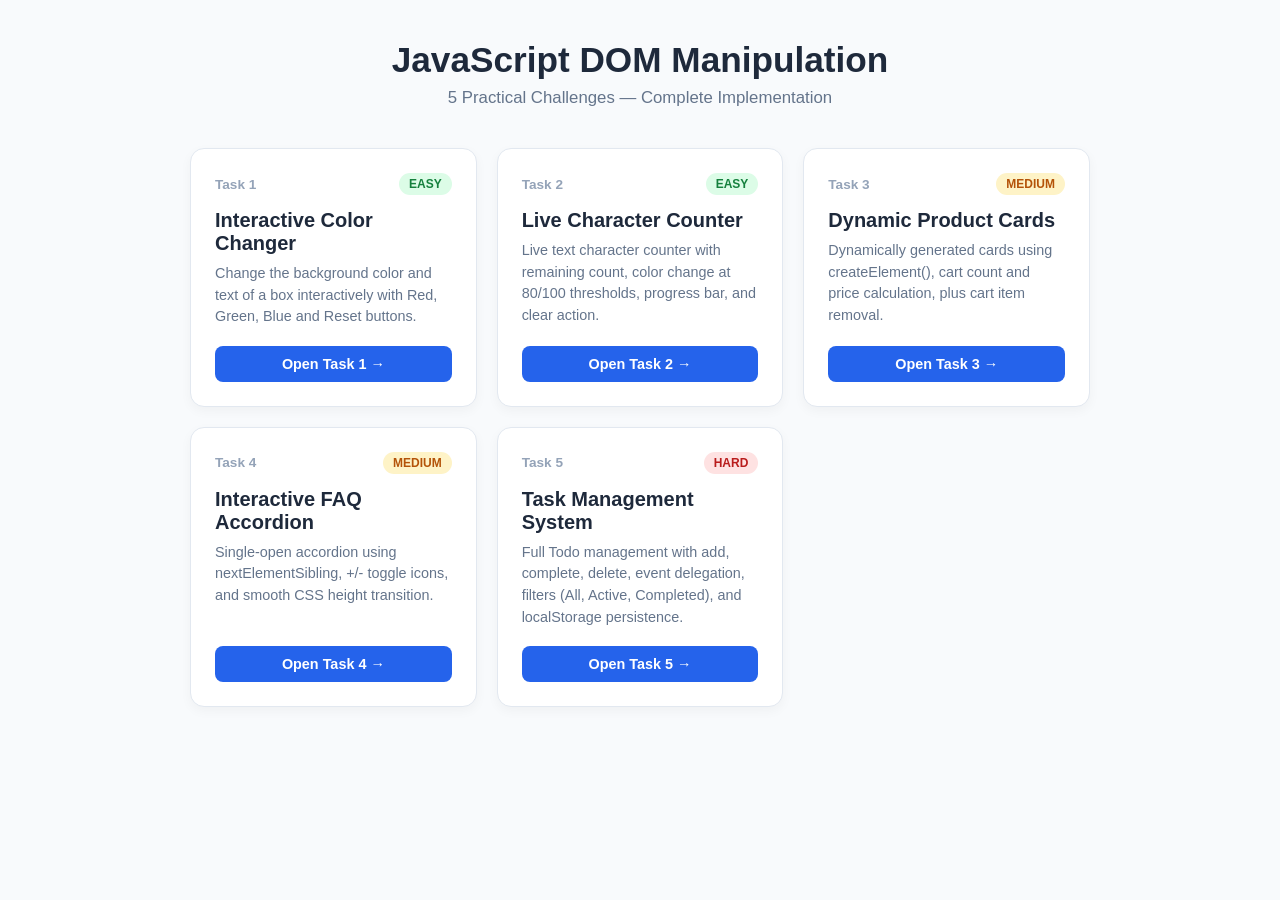
<file: 5 Task/index.html>
<!DOCTYPE html>
<html lang="en">
<head>
    <meta charset="UTF-8">
    <meta name="viewport" content="width=device-width, initial-scale=1.0">
    <title>JavaScript DOM Manipulation — 5 Practical Tasks</title>
    <style>
        * {
            margin: 0;
            padding: 0;
            box-sizing: border-box;
            font-family: -apple-system, BlinkMacSystemFont, "Segoe UI", Roboto, "Helvetica Neue", Arial, sans-serif;
        }

        body {
            background-color: #f8fafc;
            color: #0f172a;
            padding: 40px 20px;
            min-height: 100vh;
        }

        .container {
            max-width: 900px;
            margin: 0 auto;
        }

        header {
            text-align: center;
            margin-bottom: 40px;
        }

        h1 {
            font-size: 2.2rem;
            color: #1e293b;
            margin-bottom: 8px;
        }

        .subtitle {
            font-size: 1.05rem;
            color: #64748b;
        }

        .tasks-grid {
            display: grid;
            grid-template-columns: repeat(auto-fill, minmax(260px, 1fr));
            gap: 20px;
        }

        .task-card {
            background: #ffffff;
            border: 1px solid #e2e8f0;
            border-radius: 14px;
            padding: 24px;
            display: flex;
            flex-direction: column;
            justify-content: space-between;
            text-decoration: none;
            color: inherit;
            box-shadow: 0 4px 12px rgba(0, 0, 0, 0.04);
            transition: transform 0.2s ease, box-shadow 0.2s ease, border-color 0.2s ease;
        }

        .task-card:hover {
            transform: translateY(-4px);
            box-shadow: 0 10px 24px rgba(0, 0, 0, 0.08);
            border-color: #3b82f6;
        }

        .badge-row {
            display: flex;
            justify-content: space-between;
            align-items: center;
            margin-bottom: 14px;
        }

        .badge-easy {
            background-color: #dcfce7;
            color: #15803d;
            font-size: 0.75rem;
            font-weight: 700;
            padding: 4px 10px;
            border-radius: 999px;
            text-transform: uppercase;
        }

        .badge-medium {
            background-color: #fef3c7;
            color: #b45309;
            font-size: 0.75rem;
            font-weight: 700;
            padding: 4px 10px;
            border-radius: 999px;
            text-transform: uppercase;
        }

        .badge-hard {
            background-color: #fee2e2;
            color: #b91c1c;
            font-size: 0.75rem;
            font-weight: 700;
            padding: 4px 10px;
            border-radius: 999px;
            text-transform: uppercase;
        }

        .task-number {
            font-size: 0.85rem;
            color: #94a3b8;
            font-weight: 600;
        }

        .task-title {
            font-size: 1.25rem;
            font-weight: 700;
            color: #1e293b;
            margin-bottom: 8px;
        }

        .task-desc {
            font-size: 0.9rem;
            color: #64748b;
            line-height: 1.5;
            margin-bottom: 18px;
            flex-grow: 1;
        }

        .view-btn {
            display: inline-block;
            text-align: center;
            padding: 10px 16px;
            background-color: #2563eb;
            color: #ffffff;
            font-size: 0.9rem;
            font-weight: 600;
            border-radius: 8px;
            transition: background-color 0.2s ease;
        }

        .task-card:hover .view-btn {
            background-color: #1d4ed8;
        }
    </style>
</head>
<body>
    <div class="container">
        <header>
            <h1>JavaScript DOM Manipulation</h1>
            <p class="subtitle">5 Practical Challenges — Complete Implementation</p>
        </header>

        <main class="tasks-grid">
            <a href="task-1/index.html" class="task-card">
                <div>
                    <div class="badge-row">
                        <span class="task-number">Task 1</span>
                        <span class="badge-easy">Easy</span>
                    </div>
                    <h2 class="task-title">Interactive Color Changer</h2>
                    <p class="task-desc">Change the background color and text of a box interactively with Red, Green, Blue and Reset buttons.</p>
                </div>
                <span class="view-btn">Open Task 1 &rarr;</span>
            </a>

            <a href="task-2/index.html" class="task-card">
                <div>
                    <div class="badge-row">
                        <span class="task-number">Task 2</span>
                        <span class="badge-easy">Easy</span>
                    </div>
                    <h2 class="task-title">Live Character Counter</h2>
                    <p class="task-desc">Live text character counter with remaining count, color change at 80/100 thresholds, progress bar, and clear action.</p>
                </div>
                <span class="view-btn">Open Task 2 &rarr;</span>
            </a>

            <a href="task-3/index.html" class="task-card">
                <div>
                    <div class="badge-row">
                        <span class="task-number">Task 3</span>
                        <span class="badge-medium">Medium</span>
                    </div>
                    <h2 class="task-title">Dynamic Product Cards</h2>
                    <p class="task-desc">Dynamically generated cards using createElement(), cart count and price calculation, plus cart item removal.</p>
                </div>
                <span class="view-btn">Open Task 3 &rarr;</span>
            </a>

            <a href="task-4/index.html" class="task-card">
                <div>
                    <div class="badge-row">
                        <span class="task-number">Task 4</span>
                        <span class="badge-medium">Medium</span>
                    </div>
                    <h2 class="task-title">Interactive FAQ Accordion</h2>
                    <p class="task-desc">Single-open accordion using nextElementSibling, +/- toggle icons, and smooth CSS height transition.</p>
                </div>
                <span class="view-btn">Open Task 4 &rarr;</span>
            </a>

            <a href="task-5/index.html" class="task-card">
                <div>
                    <div class="badge-row">
                        <span class="task-number">Task 5</span>
                        <span class="badge-hard">Hard</span>
                    </div>
                    <h2 class="task-title">Task Management System</h2>
                    <p class="task-desc">Full Todo management with add, complete, delete, event delegation, filters (All, Active, Completed), and localStorage persistence.</p>
                </div>
                <span class="view-btn">Open Task 5 &rarr;</span>
            </a>
        </main>
    </div>
</body>
</html>
</file>
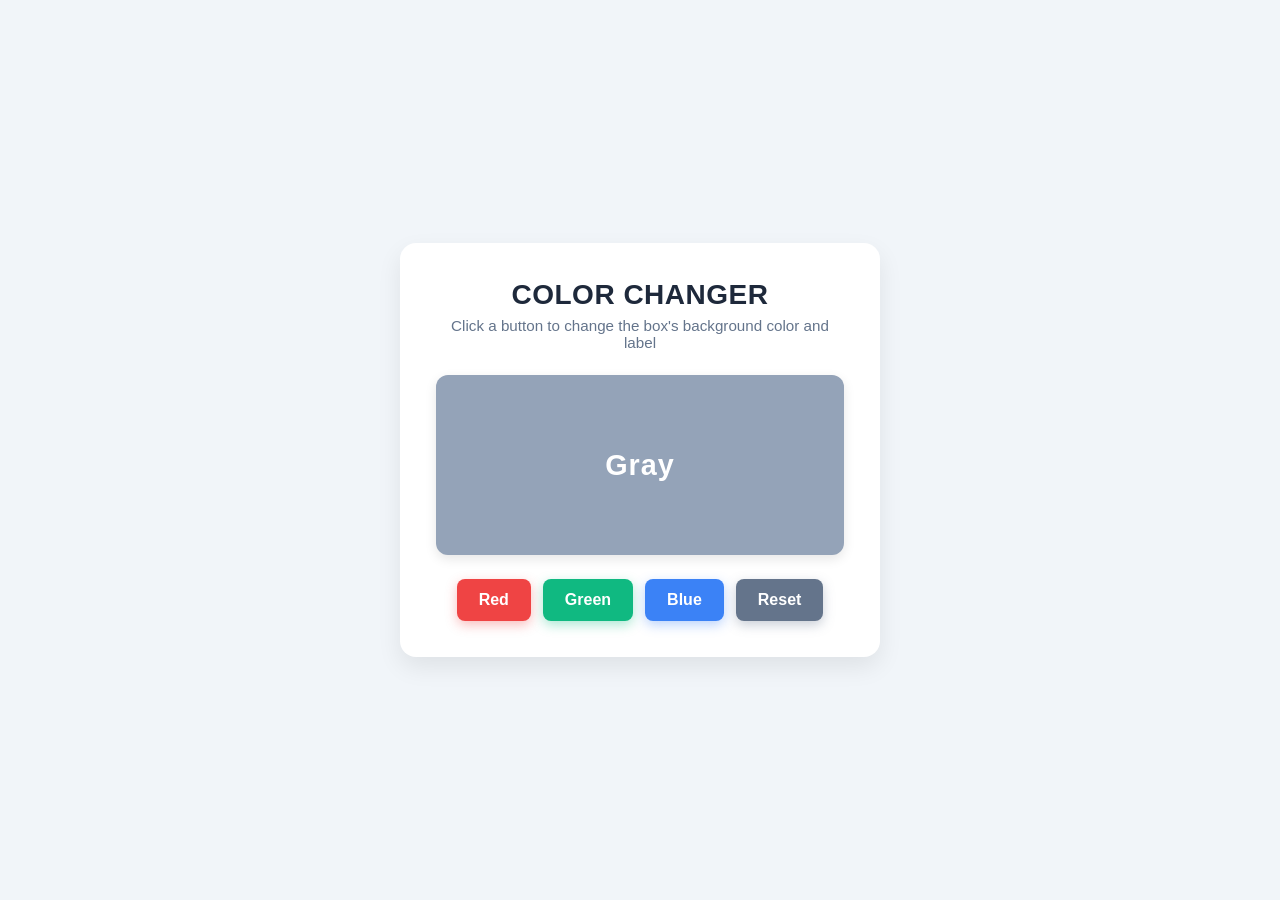
<file: 5 Task/task-1/index.html>
<!DOCTYPE html>
<html lang="en">
<head>
    <meta charset="UTF-8">
    <meta name="viewport" content="width=device-width, initial-scale=1.0">
    <title>Task 1 — Interactive Color Changer</title>
    <link rel="stylesheet" href="style.css">
</head>
<body>
    <div class="card">
        <h1>Color Changer</h1>
        <p class="subtitle">Click a button to change the box's background color and label</p>

        <div id="colorBox">Gray</div>

        <div class="button-group">
            <button id="redBtn" class="btn btn-red">Red</button>
            <button id="greenBtn" class="btn btn-green">Green</button>
            <button id="blueBtn" class="btn btn-blue">Blue</button>
            <button id="resetBtn" class="btn btn-reset">Reset</button>
        </div>
    </div>

    <script src="script.js"></script>
</body>
</html>
</file>
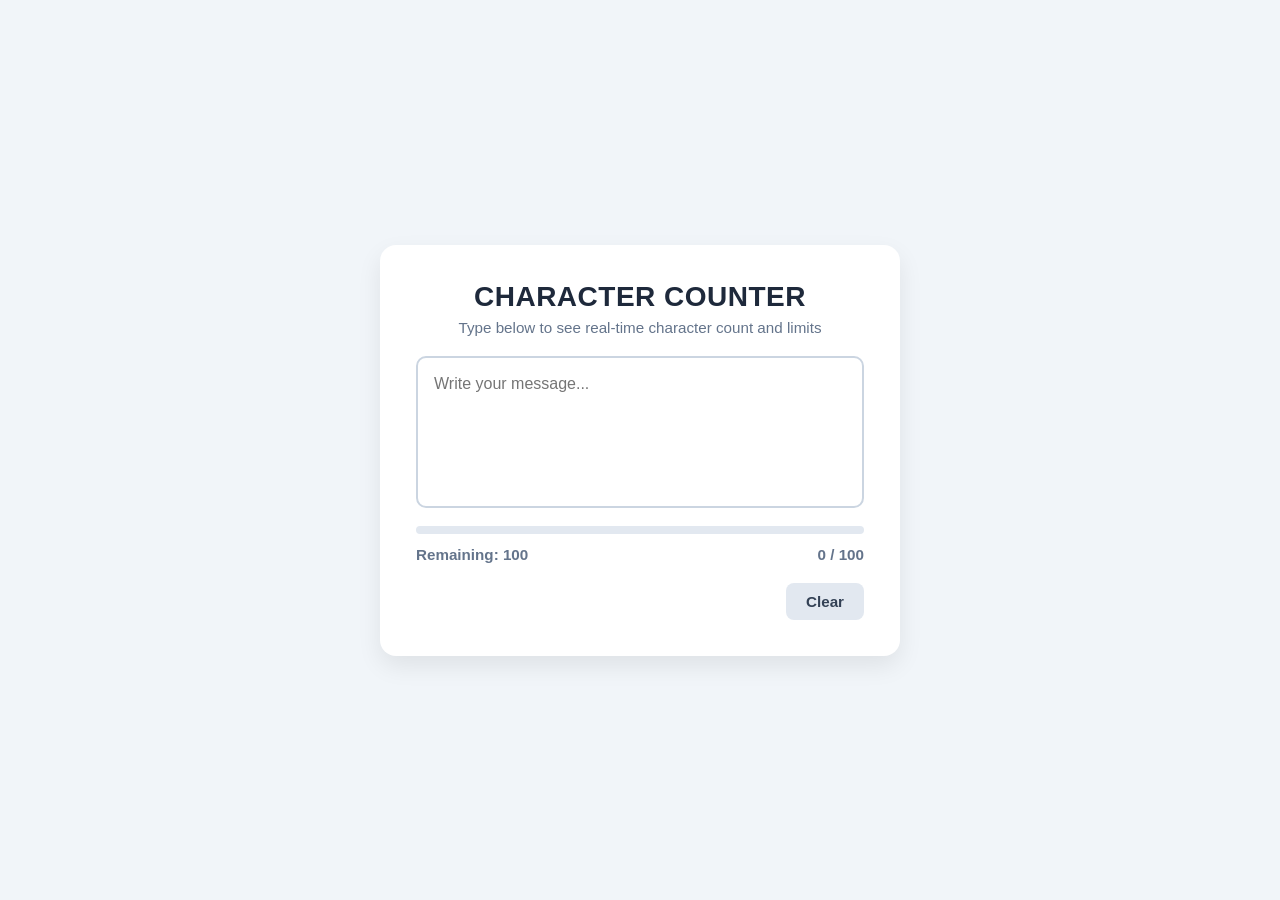
<file: 5 Task/task-2/index.html>
<!DOCTYPE html>
<html lang="en">
<head>
    <meta charset="UTF-8">
    <meta name="viewport" content="width=device-width, initial-scale=1.0">
    <title>Task 2 — Live Character Counter</title>
    <link rel="stylesheet" href="style.css">
</head>
<body>
    <div class="card">
        <h1>Character Counter</h1>
        <p class="subtitle">Type below to see real-time character count and limits</p>

        <textarea
            id="message"
            maxlength="100"
            placeholder="Write your message..."
            rows="5"
        ></textarea>

        <div class="progress-container">
            <div id="progressBar" class="progress-bar"></div>
        </div>

        <div class="counter-info">
            <p id="remaining">Remaining: 100</p>
            <p id="counter">0 / 100</p>
        </div>

        <div class="actions">
            <button id="clearBtn" class="btn btn-clear">Clear</button>
        </div>
    </div>

    <script src="script.js"></script>
</body>
</html>
</file>
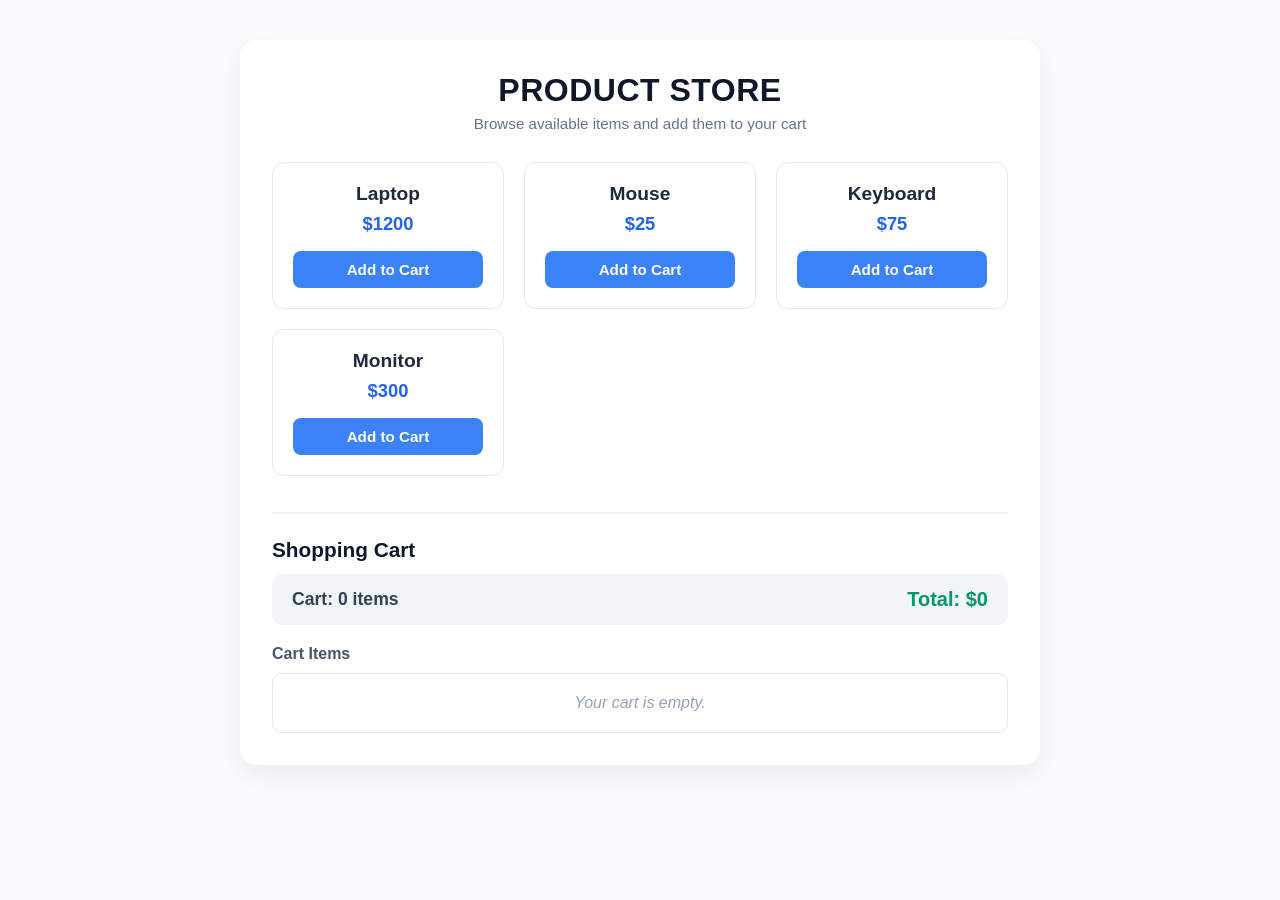
<file: 5 Task/task-3/index.html>
<!DOCTYPE html>
<html lang="en">
<head>
    <meta charset="UTF-8">
    <meta name="viewport" content="width=device-width, initial-scale=1.0">
    <title>Task 3 — Dynamic Product Cards</title>
    <link rel="stylesheet" href="style.css">
</head>
<body>
    <div class="store-container">
        <header class="store-header">
            <h1>Product Store</h1>
            <p class="subtitle">Browse available items and add them to your cart</p>
        </header>

        <div id="productContainer" class="products-grid"></div>

        <section class="cart-section">
            <h3>Shopping Cart</h3>
            <div class="cart-summary">
                <p id="cartCount">Cart: 0 items</p>
                <p id="totalPrice">Total: $0</p>
            </div>

            <div class="cart-details">
                <h4>Cart Items</h4>
                <ul id="cartItemsList" class="cart-items-list">
                    <li class="empty-cart-msg">Your cart is empty.</li>
                </ul>
            </div>
        </section>
    </div>

    <script src="script.js"></script>
</body>
</html>
</file>
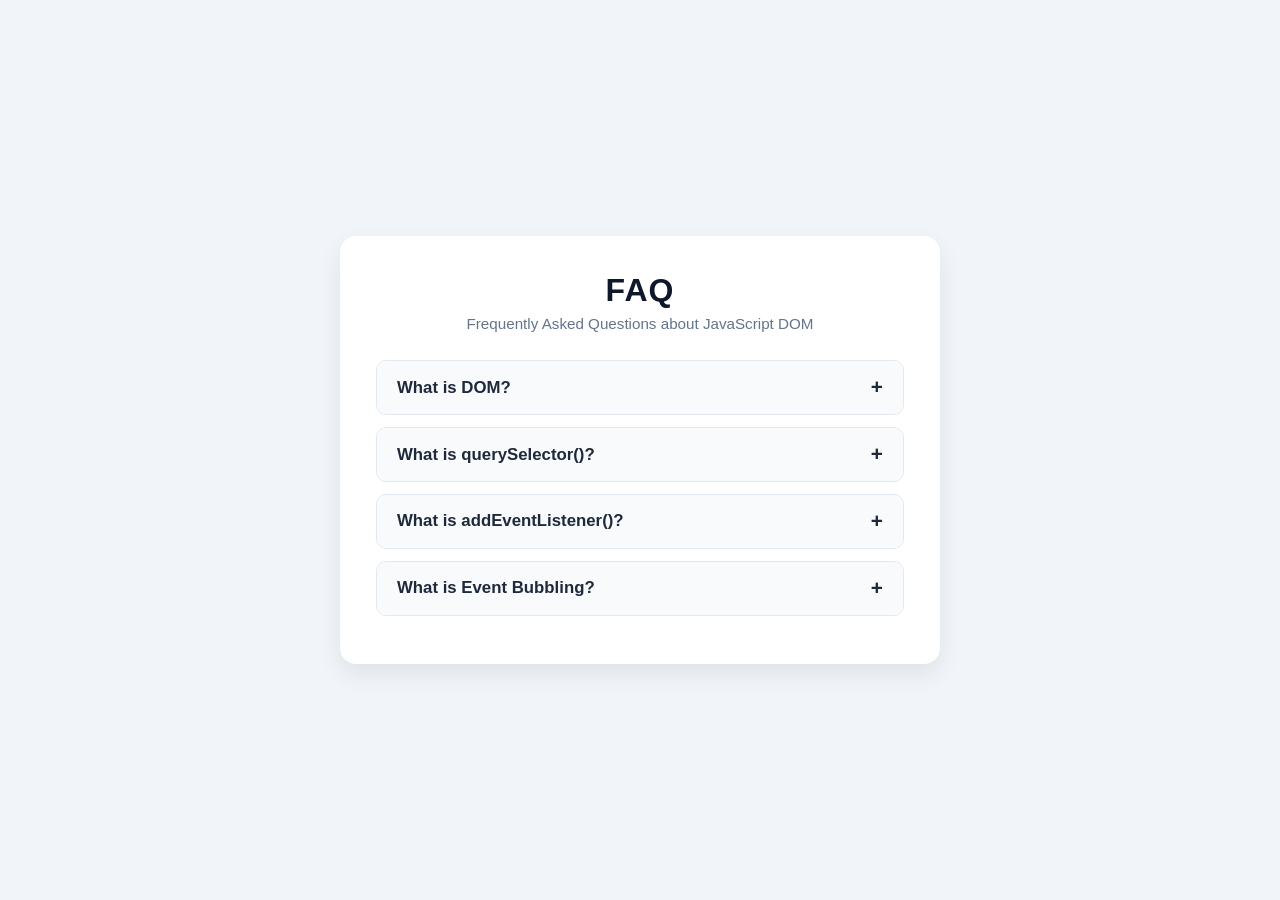
<file: 5 Task/task-4/index.html>
<!DOCTYPE html>
<html lang="en">
<head>
    <meta charset="UTF-8">
    <meta name="viewport" content="width=device-width, initial-scale=1.0">
    <title>Task 4 — Interactive FAQ Accordion</title>
    <link rel="stylesheet" href="style.css">
</head>
<body>
    <div class="faq-container">
        <h1>FAQ</h1>
        <p class="subtitle">Frequently Asked Questions about JavaScript DOM</p>

        <div class="faq-item">
            <button class="faq-question">
                What is DOM?
                <span class="icon">+</span>
            </button>
            <p class="faq-answer">
                DOM stands for Document Object Model. It is a programming interface for web documents that represents the page as nodes and objects.
            </p>
        </div>

        <div class="faq-item">
            <button class="faq-question">
                What is querySelector()?
                <span class="icon">+</span>
            </button>
            <p class="faq-answer">
                It selects the first matching element in the document using standard CSS selectors.
            </p>
        </div>

        <div class="faq-item">
            <button class="faq-question">
                What is addEventListener()?
                <span class="icon">+</span>
            </button>
            <p class="faq-answer">
                It attaches an event handler function to an element without overwriting other existing event handlers on that element.
            </p>
        </div>

        <div class="faq-item">
            <button class="faq-question">
                What is Event Bubbling?
                <span class="icon">+</span>
            </button>
            <p class="faq-answer">
                Event bubbling is a type of event propagation where an event first triggers on the deepest target element and then bubbles up the DOM tree to its ancestors.
            </p>
        </div>
    </div>

    <script src="script.js"></script>
</body>
</html>
</file>
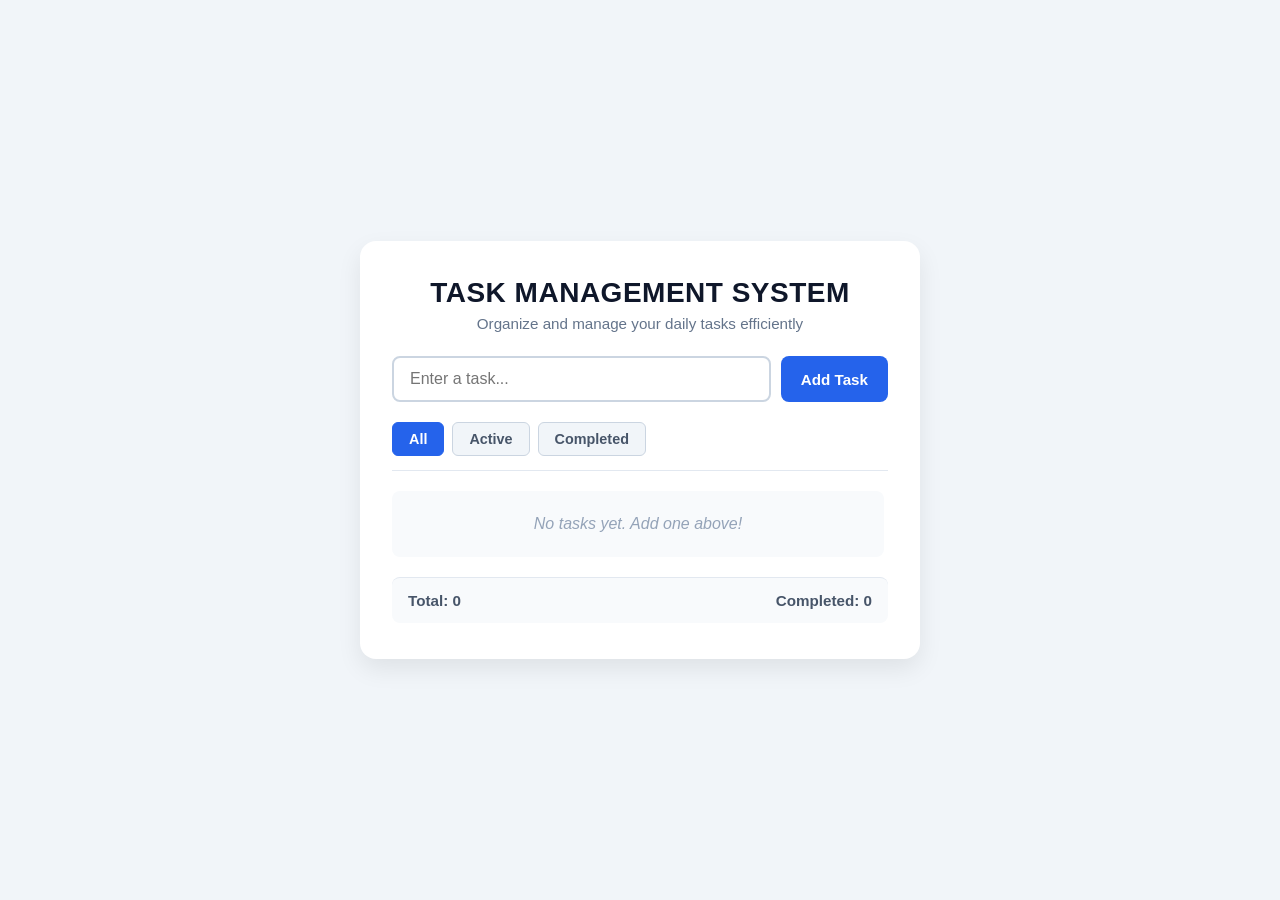
<file: 5 Task/task-5/index.html>
<!DOCTYPE html>
<html lang="en">
<head>
    <meta charset="UTF-8">
    <meta name="viewport" content="width=device-width, initial-scale=1.0">
    <title>Task 5 — Task Management System</title>
    <link rel="stylesheet" href="style.css">
</head>
<body>
    <div class="app-card">
        <h1>Task Management System</h1>
        <p class="subtitle">Organize and manage your daily tasks efficiently</p>

        <form id="taskForm" class="task-form">
            <input id="taskInput" type="text" placeholder="Enter a task..." autocomplete="off">
            <button type="submit" class="btn btn-primary">Add Task</button>
        </form>

        <div id="filters" class="filters-container">
            <button type="button" class="filter-btn active" data-filter="all">All</button>
            <button type="button" class="filter-btn" data-filter="active">Active</button>
            <button type="button" class="filter-btn" data-filter="completed">Completed</button>
        </div>

        <ul id="taskList" class="task-list"></ul>

        <div class="counters-container">
            <p id="totalTasks">Total: 0</p>
            <p id="completedTasks">Completed: 0</p>
        </div>
    </div>

    <script src="script.js"></script>
</body>
</html>
</file>
<file: 5 Task/task-1/style.css>
* {
    margin: 0;
    padding: 0;
    box-sizing: border-box;
    font-family: -apple-system, BlinkMacSystemFont, "Segoe UI", Roboto, "Helvetica Neue", Arial, sans-serif;
}

body {
    min-height: 100vh;
    display: flex;
    justify-content: center;
    align-items: center;
    background-color: #f1f5f9;
    padding: 20px;
}

.card {
    background: #ffffff;
    padding: 36px;
    border-radius: 16px;
    box-shadow: 0 10px 25px rgba(0, 0, 0, 0.08);
    width: 100%;
    max-width: 480px;
    text-align: center;
}

h1 {
    font-size: 1.75rem;
    color: #1e293b;
    margin-bottom: 6px;
    text-transform: uppercase;
    letter-spacing: 0.5px;
}

.subtitle {
    font-size: 0.95rem;
    color: #64748b;
    margin-bottom: 24px;
}

#colorBox {
    height: 180px;
    background-color: #94a3b8;
    color: #ffffff;
    font-size: 1.8rem;
    font-weight: 700;
    letter-spacing: 1px;
    border-radius: 12px;
    display: flex;
    justify-content: center;
    align-items: center;
    margin-bottom: 24px;
    transition: background-color 0.3s ease, transform 0.2s ease, box-shadow 0.3s ease;
    box-shadow: 0 4px 12px rgba(0, 0, 0, 0.1);
}

.button-group {
    display: flex;
    justify-content: center;
    gap: 12px;
    flex-wrap: wrap;
}

.btn {
    border: none;
    outline: none;
    padding: 12px 22px;
    border-radius: 8px;
    font-size: 1rem;
    font-weight: 600;
    cursor: pointer;
    color: #ffffff;
    transition: transform 0.15s ease, opacity 0.2s ease, box-shadow 0.2s ease;
}

.btn:hover {
    transform: translateY(-2px);
    opacity: 0.92;
}

.btn:active {
    transform: translateY(0);
}

.btn-red {
    background-color: #ef4444;
    box-shadow: 0 4px 12px rgba(239, 68, 68, 0.35);
}

.btn-green {
    background-color: #10b981;
    box-shadow: 0 4px 12px rgba(16, 185, 129, 0.35);
}

.btn-blue {
    background-color: #3b82f6;
    box-shadow: 0 4px 12px rgba(59, 130, 246, 0.35);
}

.btn-reset {
    background-color: #64748b;
    box-shadow: 0 4px 12px rgba(100, 116, 139, 0.35);
}
</file>
<file: 5 Task/task-2/style.css>
* {
    margin: 0;
    padding: 0;
    box-sizing: border-box;
    font-family: -apple-system, BlinkMacSystemFont, "Segoe UI", Roboto, "Helvetica Neue", Arial, sans-serif;
}

body {
    min-height: 100vh;
    display: flex;
    justify-content: center;
    align-items: center;
    background-color: #f1f5f9;
    padding: 20px;
}

.card {
    background: #ffffff;
    padding: 36px;
    border-radius: 16px;
    box-shadow: 0 10px 25px rgba(0, 0, 0, 0.08);
    width: 100%;
    max-width: 520px;
}

h1 {
    font-size: 1.75rem;
    color: #1e293b;
    margin-bottom: 6px;
    text-transform: uppercase;
    letter-spacing: 0.5px;
    text-align: center;
}

.subtitle {
    font-size: 0.95rem;
    color: #64748b;
    margin-bottom: 20px;
    text-align: center;
}

textarea {
    width: 100%;
    padding: 14px 16px;
    font-size: 1rem;
    line-height: 1.5;
    border: 2px solid #cbd5e1;
    border-radius: 10px;
    resize: none;
    outline: none;
    transition: border-color 0.2s ease, box-shadow 0.2s ease;
    color: #1e293b;
}

textarea:focus {
    border-color: #3b82f6;
    box-shadow: 0 0 0 3px rgba(59, 130, 246, 0.2);
}

.progress-container {
    width: 100%;
    height: 8px;
    background-color: #e2e8f0;
    border-radius: 999px;
    margin-top: 14px;
    overflow: hidden;
}

.progress-bar {
    height: 100%;
    width: 0%;
    background-color: #3b82f6;
    border-radius: 999px;
    transition: width 0.15s ease, background-color 0.2s ease;
}

.counter-info {
    display: flex;
    justify-content: space-between;
    align-items: center;
    margin-top: 12px;
    font-size: 0.95rem;
    font-weight: 600;
}

#remaining, #counter {
    color: #64748b;
    transition: color 0.2s ease;
}

.warning {
    color: #ea580c !important;
}

.danger {
    color: #dc2626 !important;
}

.progress-warning {
    background-color: #ea580c !important;
}

.progress-danger {
    background-color: #dc2626 !important;
}

.actions {
    margin-top: 20px;
    display: flex;
    justify-content: flex-end;
}

.btn-clear {
    border: none;
    outline: none;
    padding: 10px 20px;
    background-color: #e2e8f0;
    color: #334155;
    border-radius: 8px;
    font-size: 0.95rem;
    font-weight: 600;
    cursor: pointer;
    transition: background-color 0.2s ease, color 0.2s ease;
}

.btn-clear:hover {
    background-color: #cbd5e1;
    color: #0f172a;
}
</file>
<file: 5 Task/task-3/style.css>
* {
    margin: 0;
    padding: 0;
    box-sizing: border-box;
    font-family: -apple-system, BlinkMacSystemFont, "Segoe UI", Roboto, "Helvetica Neue", Arial, sans-serif;
}

body {
    min-height: 100vh;
    background-color: #f8fafc;
    color: #1e293b;
    padding: 40px 20px;
}

.store-container {
    max-width: 800px;
    margin: 0 auto;
    background: #ffffff;
    padding: 32px;
    border-radius: 16px;
    box-shadow: 0 10px 25px rgba(0, 0, 0, 0.06);
}

.store-header {
    text-align: center;
    margin-bottom: 30px;
}

.store-header h1 {
    font-size: 2rem;
    color: #0f172a;
    letter-spacing: 0.5px;
    text-transform: uppercase;
}

.store-header .subtitle {
    color: #64748b;
    margin-top: 6px;
    font-size: 0.95rem;
}

.products-grid {
    display: grid;
    grid-template-columns: repeat(auto-fit, minmax(180px, 1fr));
    gap: 20px;
    margin-bottom: 36px;
}

.product-card {
    background: #ffffff;
    border: 1px solid #e2e8f0;
    border-radius: 12px;
    padding: 20px;
    text-align: center;
    display: flex;
    flex-direction: column;
    justify-content: space-between;
    transition: transform 0.2s ease, box-shadow 0.2s ease;
}

.product-card:hover {
    transform: translateY(-4px);
    box-shadow: 0 8px 20px rgba(0, 0, 0, 0.08);
}

.product-name {
    font-size: 1.2rem;
    font-weight: 600;
    color: #1e293b;
    margin-bottom: 8px;
}

.product-price {
    font-size: 1.15rem;
    font-weight: 700;
    color: #2563eb;
    margin-bottom: 16px;
}

.btn-add {
    background-color: #3b82f6;
    color: #ffffff;
    border: none;
    outline: none;
    padding: 10px 14px;
    font-size: 0.95rem;
    font-weight: 600;
    border-radius: 8px;
    cursor: pointer;
    transition: background-color 0.2s ease, transform 0.1s ease;
}

.btn-add:hover {
    background-color: #2563eb;
}

.btn-add:active {
    transform: scale(0.98);
}

.cart-section {
    border-top: 2px solid #f1f5f9;
    padding-top: 24px;
}

.cart-section h3 {
    font-size: 1.3rem;
    color: #0f172a;
    margin-bottom: 12px;
}

.cart-summary {
    display: flex;
    justify-content: space-between;
    align-items: center;
    background-color: #f1f5f9;
    padding: 14px 20px;
    border-radius: 10px;
    margin-bottom: 20px;
}

#cartCount {
    font-size: 1.1rem;
    font-weight: 600;
    color: #334155;
}

#totalPrice {
    font-size: 1.25rem;
    font-weight: 700;
    color: #059669;
}

.cart-details h4 {
    font-size: 1rem;
    color: #475569;
    margin-bottom: 10px;
}

.cart-items-list {
    list-style: none;
    max-height: 240px;
    overflow-y: auto;
    border: 1px solid #e2e8f0;
    border-radius: 10px;
    padding: 8px 12px;
}

.empty-cart-msg {
    color: #94a3b8;
    font-style: italic;
    padding: 12px;
    text-align: center;
}

.cart-item-row {
    display: flex;
    justify-content: space-between;
    align-items: center;
    padding: 10px 8px;
    border-bottom: 1px solid #f1f5f9;
}

.cart-item-row:last-child {
    border-bottom: none;
}

.cart-item-info {
    font-size: 0.95rem;
    color: #1e293b;
    font-weight: 500;
}

.cart-item-price {
    color: #64748b;
    font-size: 0.9rem;
    margin-left: 8px;
}

.btn-remove {
    background-color: #fee2e2;
    color: #dc2626;
    border: none;
    outline: none;
    padding: 6px 12px;
    border-radius: 6px;
    font-size: 0.85rem;
    font-weight: 600;
    cursor: pointer;
    transition: background-color 0.2s ease, color 0.2s ease;
}

.btn-remove:hover {
    background-color: #fca5a5;
    color: #b91c1c;
}
</file>
<file: 5 Task/task-4/style.css>
* {
    margin: 0;
    padding: 0;
    box-sizing: border-box;
    font-family: -apple-system, BlinkMacSystemFont, "Segoe UI", Roboto, "Helvetica Neue", Arial, sans-serif;
}

body {
    min-height: 100vh;
    display: flex;
    justify-content: center;
    align-items: center;
    background-color: #f1f5f9;
    padding: 20px;
}

.faq-container {
    background: #ffffff;
    width: 100%;
    max-width: 600px;
    padding: 36px;
    border-radius: 16px;
    box-shadow: 0 10px 25px rgba(0, 0, 0, 0.08);
}

h1 {
    font-size: 2rem;
    color: #0f172a;
    text-align: center;
    letter-spacing: 1px;
}

.subtitle {
    text-align: center;
    color: #64748b;
    margin-top: 6px;
    margin-bottom: 28px;
    font-size: 0.95rem;
}

.faq-item {
    border: 1px solid #e2e8f0;
    border-radius: 10px;
    margin-bottom: 12px;
    overflow: hidden;
    transition: border-color 0.2s ease;
}

.faq-item:hover {
    border-color: #cbd5e1;
}

.faq-question {
    width: 100%;
    display: flex;
    justify-content: space-between;
    align-items: center;
    padding: 16px 20px;
    background-color: #f8fafc;
    border: none;
    outline: none;
    font-size: 1.05rem;
    font-weight: 600;
    color: #1e293b;
    cursor: pointer;
    text-align: left;
    transition: background-color 0.2s ease, color 0.2s ease;
}

.faq-question:hover {
    background-color: #f1f5f9;
}

.faq-question.active {
    background-color: #eff6ff;
    color: #2563eb;
}

.icon {
    font-size: 1.3rem;
    font-weight: 700;
    line-height: 1;
    margin-left: 12px;
    user-select: none;
    transition: transform 0.2s ease;
}

.faq-answer {
    max-height: 0;
    overflow: hidden;
    opacity: 0;
    padding: 0 20px;
    background-color: #ffffff;
    color: #475569;
    font-size: 0.95rem;
    line-height: 1.6;
    transition: max-height 0.35s ease, opacity 0.3s ease, padding 0.35s ease;
}

.faq-question.active + .faq-answer {
    max-height: 250px;
    opacity: 1;
    padding: 16px 20px;
    border-top: 1px solid #e2e8f0;
}
</file>
<file: 5 Task/task-5/style.css>
* {
    margin: 0;
    padding: 0;
    box-sizing: border-box;
    font-family: -apple-system, BlinkMacSystemFont, "Segoe UI", Roboto, "Helvetica Neue", Arial, sans-serif;
}

body {
    min-height: 100vh;
    display: flex;
    justify-content: center;
    align-items: center;
    background-color: #f1f5f9;
    padding: 24px 16px;
}

.app-card {
    background: #ffffff;
    width: 100%;
    max-width: 560px;
    padding: 36px 32px;
    border-radius: 16px;
    box-shadow: 0 10px 25px rgba(0, 0, 0, 0.08);
}

h1 {
    font-size: 1.75rem;
    color: #0f172a;
    text-align: center;
    text-transform: uppercase;
    letter-spacing: 0.5px;
}

.subtitle {
    text-align: center;
    color: #64748b;
    margin-top: 6px;
    margin-bottom: 24px;
    font-size: 0.95rem;
}

.task-form {
    display: flex;
    gap: 10px;
    margin-bottom: 20px;
}

#taskInput {
    flex: 1;
    padding: 12px 16px;
    font-size: 1rem;
    border: 2px solid #cbd5e1;
    border-radius: 8px;
    outline: none;
    transition: border-color 0.2s ease, box-shadow 0.2s ease;
}

#taskInput:focus {
    border-color: #3b82f6;
    box-shadow: 0 0 0 3px rgba(59, 130, 246, 0.2);
}

.btn {
    border: none;
    outline: none;
    cursor: pointer;
    font-weight: 600;
    border-radius: 8px;
    transition: background-color 0.2s ease, transform 0.1s ease;
}

.btn-primary {
    background-color: #2563eb;
    color: #ffffff;
    padding: 12px 20px;
    font-size: 0.95rem;
    white-space: nowrap;
}

.btn-primary:hover {
    background-color: #1d4ed8;
}

.btn-primary:active {
    transform: scale(0.98);
}

.filters-container {
    display: flex;
    gap: 8px;
    margin-bottom: 20px;
    border-bottom: 1px solid #e2e8f0;
    padding-bottom: 14px;
}

.filter-btn {
    background: #f1f5f9;
    border: 1px solid #cbd5e1;
    color: #475569;
    padding: 8px 16px;
    border-radius: 6px;
    font-size: 0.9rem;
    font-weight: 600;
    cursor: pointer;
    transition: all 0.2s ease;
}

.filter-btn:hover {
    background-color: #e2e8f0;
    color: #1e293b;
}

.filter-btn.active {
    background-color: #2563eb;
    border-color: #2563eb;
    color: #ffffff;
}

.task-list {
    list-style: none;
    max-height: 320px;
    overflow-y: auto;
    margin-bottom: 20px;
    padding-right: 4px;
}

.empty-task-msg {
    text-align: center;
    color: #94a3b8;
    padding: 24px;
    font-style: italic;
    background-color: #f8fafc;
    border-radius: 8px;
}

.task-item {
    display: flex;
    justify-content: space-between;
    align-items: center;
    background-color: #f8fafc;
    border: 1px solid #e2e8f0;
    border-radius: 8px;
    padding: 12px 16px;
    margin-bottom: 10px;
    transition: background-color 0.2s ease, transform 0.15s ease;
}

.task-item:hover {
    background-color: #f1f5f9;
}

.task-content {
    display: flex;
    align-items: center;
    gap: 10px;
    flex: 1;
    overflow: hidden;
}

.task-status-icon {
    font-size: 1rem;
    font-weight: 700;
    color: #64748b;
    user-select: none;
}

.task-text {
    font-size: 1rem;
    color: #1e293b;
    word-break: break-word;
    transition: color 0.2s ease;
}

.task-item.completed .task-text {
    text-decoration: line-through;
    color: #94a3b8;
}

.task-item.completed .task-status-icon {
    color: #16a34a;
}

.task-actions {
    display: flex;
    gap: 6px;
    margin-left: 12px;
}

.btn-complete {
    background-color: #dcfce7;
    color: #15803d;
    border: 1px solid #bbf7d0;
    padding: 6px 10px;
    font-size: 0.85rem;
    border-radius: 6px;
    cursor: pointer;
    font-weight: 600;
    transition: background-color 0.2s ease;
}

.btn-complete:hover {
    background-color: #bbf7d0;
}

.btn-delete {
    background-color: #fee2e2;
    color: #b91c1c;
    border: 1px solid #fecaca;
    padding: 6px 10px;
    font-size: 0.85rem;
    border-radius: 6px;
    cursor: pointer;
    font-weight: 600;
    transition: background-color 0.2s ease;
}

.btn-delete:hover {
    background-color: #fecaca;
}

.counters-container {
    display: flex;
    justify-content: space-between;
    align-items: center;
    background-color: #f8fafc;
    border-top: 1px solid #e2e8f0;
    padding: 14px 16px;
    border-radius: 8px;
    font-size: 0.95rem;
    font-weight: 600;
    color: #475569;
}
</file>
